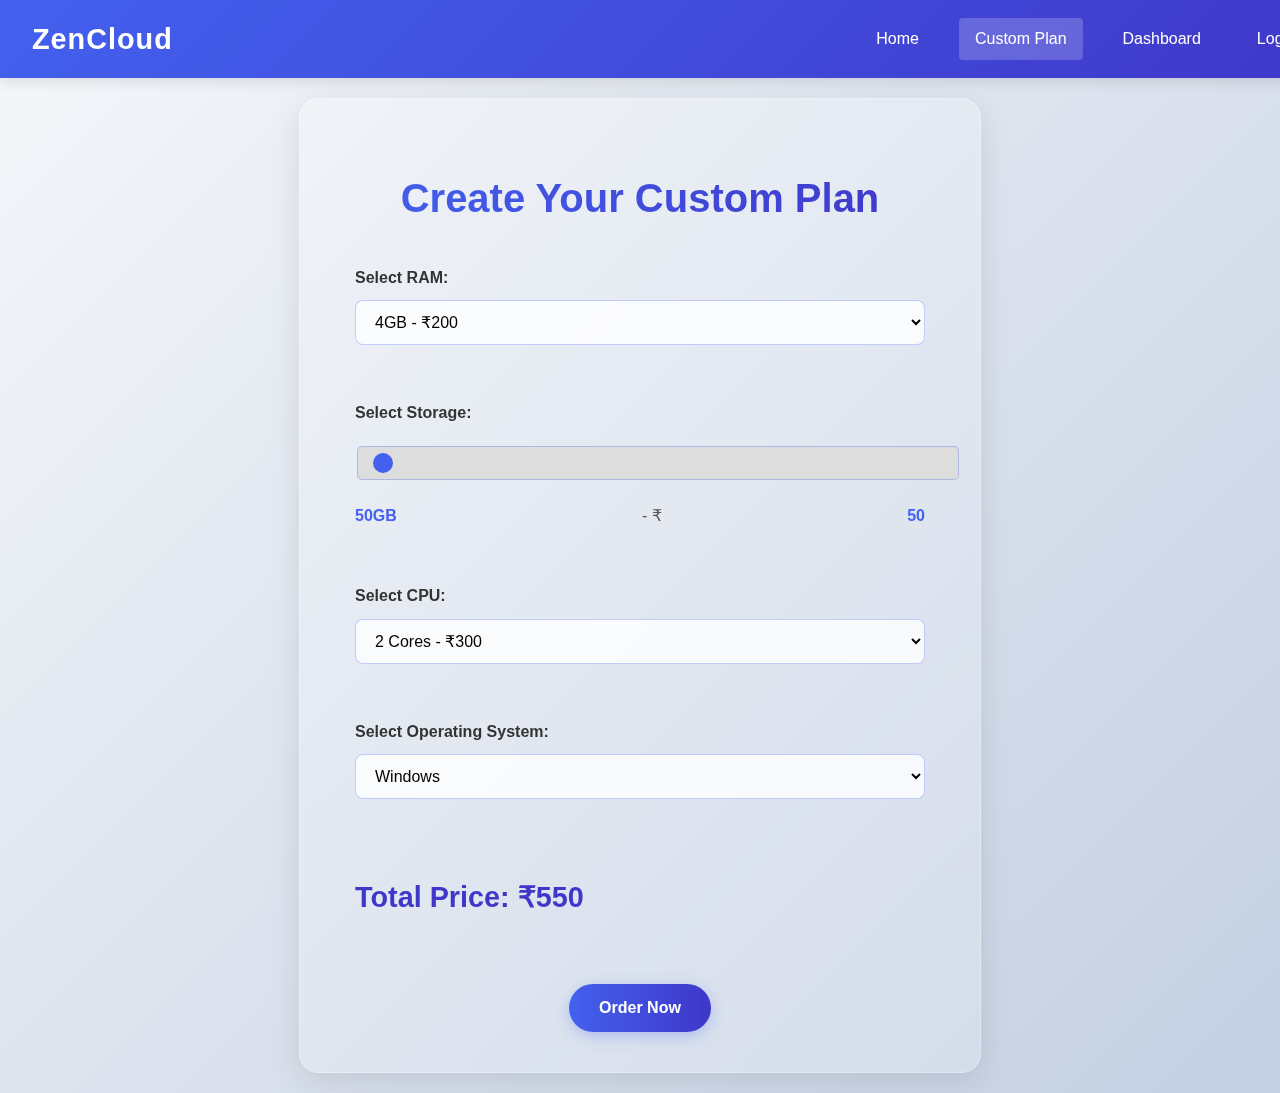
<file: ZenCloud-main/Frontend/custom.html>
<!DOCTYPE html>
<html lang="en">

<head>
    <meta charset="UTF-8">
    <meta name="viewport" content="width=device-width, initial-scale=1.0">
    <title>Custom Plan - ZenCloud</title>
    <link rel="stylesheet" href="styles.css">
    <link rel="stylesheet" href="custom.css">
</head>

<body>
    <!-- Navigation Bar -->
    <nav class="navbar">
        <div class="logo">ZenCloud</div>
        <div class="nav-links">
            <a href="index.html">Home</a>
            <a href="custom.html" class="active">Custom Plan</a>
            <a href="dashboard.html">Dashboard</a>
            <a id="auth-link" href="login.html">Login</a>
        </div>
        <div class="mobile-menu">
            <i class="fas fa-bars"></i>
        </div>
    </nav>

    <!-- Custom Plan Section -->
    <div class="custom-plan-container">
        <h1>Create Your Custom Plan</h1>
        <form id="custom-plan-form">
            <div class="form-group">
                <label for="ram">Select RAM:</label>
                <select id="ram">
                    <option value="4">4GB - ₹200</option>
                    <option value="8">8GB - ₹400</option>
                    <option value="16">16GB - ₹800</option>
                </select>
            </div>

            <div class="form-group">
                <label for="storage">Select Storage:</label>
                <input type="range" id="storage" min="50" max="500" step="50" value="50">
                <div class="slider-info">
                    <span id="storage-value">50GB</span> - ₹<span id="storage-price">50</span>
                </div>
            </div>

            <div class="form-group">
                <label for="cpu">Select CPU:</label>
                <select id="cpu">
                    <option value="2">2 Cores - ₹300</option>
                    <option value="4">4 Cores - ₹600</option>
                    <option value="8">8 Cores - ₹1200</option>
                </select>
            </div>

            <div class="form-group">
                <label for="os">Select Operating System:</label>
                <select id="os">
                    <option value="windows">Windows</option>
                    <option value="mac">Mac</option>
                    <option value="linux">Linux</option>
                </select>
            </div>

            <div class="form-group total-price">
                <h2>Total Price: ₹<span id="total-price">550</span></h2>
            </div>

            <button type="button" id="order-btn" class="order-btn">Order Now</button>
        </form>
    </div>

   <script src="/ZenCloud-main/Frontend/Backend/custom.js"></script>
</body>

</html>
</file>
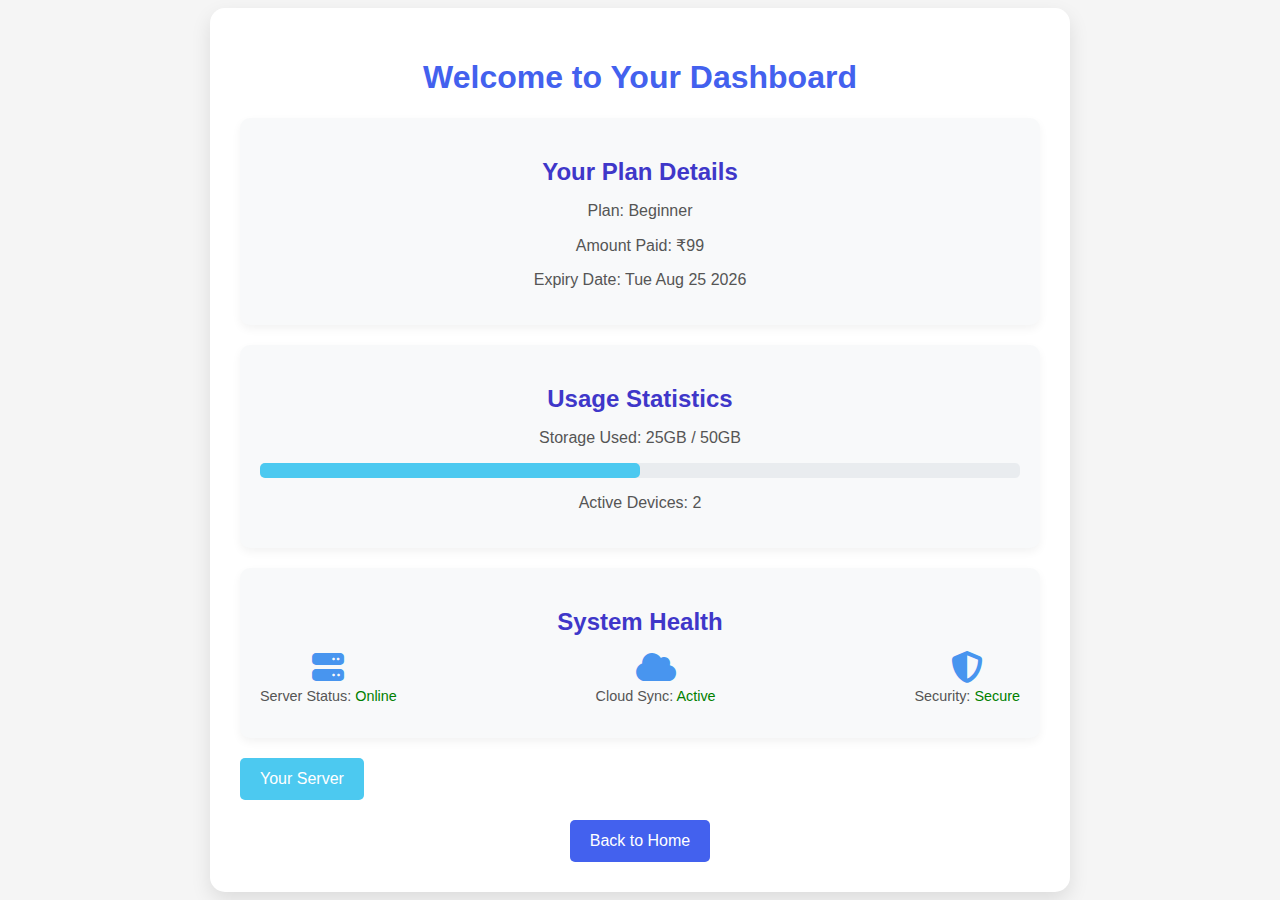
<file: ZenCloud-main/Frontend/dashboard.html>
<!DOCTYPE html>
<html lang="en">

<head>
    <meta charset="UTF-8">
    <meta name="viewport" content="width=device-width, initial-scale=1.0">
    <title>Dashboard - ZenCloud</title>
    <link rel="stylesheet" href="dashboard.css">
    <link href="https://cdnjs.cloudflare.com/ajax/libs/font-awesome/6.4.0/css/all.min.css" rel="stylesheet">
</head>

<body>
    <div class="dashboard-container">
        <div class="dashboard-header">
            <h1>Welcome to Your Dashboard</h1>
        </div>

        <div class="plan-details">
            <h2>Your Plan Details</h2>
            <p id="dashboard-plan">Plan: Beginner</p>
            <p id="dashboard-price">Amount Paid: ₹99</p>
            <p id="dashboard-expiry">Expiry Date: 30 Days from Purchase</p>
        </div>

        <div class="usage-stats">
            <h2>Usage Statistics</h2>
            <p>Storage Used: <span id="storage-used">25GB</span> / 50GB</p>
            <div class="progress-bar-container">
                <div class="progress-bar" id="storage-progress" style="width: 50%;"></div>
            </div>
            <p>Active Devices: <span id="active-devices">2</span></p>
        </div>

        <div class="system-health">
            <h2>System Health</h2>
            <div class="status">
                <div class="status-item">
                    <i class="fas fa-server"></i>
                    <p>Server Status: <span style="color: green;">Online</span></p>
                </div>
                <div class="status-item">
                    <i class="fas fa-cloud"></i>
                    <p>Cloud Sync: <span style="color: green;">Active</span></p>
                </div>
                <div class="status-item">
                    <i class="fas fa-shield-alt"></i>
                    <p>Security: <span style="color: green;">Secure</span></p>
                </div>
            </div>
        </div>

        <div class="server-section">
            <button id="your-server-btn" class="server-btn" style="display: none;">Your Server</button>
        </div>

        <button class="back-btn" onclick="window.location.href='index.html'">Back to Home</button>
    </div>

    <script src="/ZenCloud-main/Frontend/Backend/dashboard.js"></script>
</body>

</html>
</file>
<file: ZenCloud-main/Frontend/styles.css>
/* Base Styles */
:root {
  --primary: #4361ee;
  --secondary: #3f37c9;
  --accent: #4895ef;
  --light: #f8f9fa;
  --dark: #212529;
  --success: #4cc9f0;
  --warning: #f72585;
  --glass: rgba(255, 255, 255, 0.2);
  --glass-border: rgba(255, 255, 255, 0.3);
}

html {
  scroll-behavior: smooth;
}

body {
  font-family: "Poppins", sans-serif;
  margin: 0;
  padding: 0;
  color: var(--dark);
  background-color: var(--light);
  line-height: 1.6;
}

/* Navigation Bar Styles */
.navbar {
  background: linear-gradient(135deg, var(--primary), var(--secondary));
  color: white;
  padding: 1rem 2rem;
  display: flex;
  justify-content: space-between;
  align-items: center;
  box-shadow: 0 4px 12px rgba(0, 0, 0, 0.1);
  position: sticky;
  top: 0;
  z-index: 1000;
}

.logo {
  font-size: 1.8rem;
  font-weight: 700;
  letter-spacing: 1px;
}

.nav-links {
  display: flex;
  gap: 1.5rem;
}

.nav-links a {
  color: white;
  text-decoration: none;
  font-weight: 500;
  padding: 0.5rem 1rem;
  border-radius: 4px;
  transition: all 0.3s ease;
}

.nav-links a:hover {
  background: rgba(255, 255, 255, 0.1);
}

.nav-links a.active {
  background: rgba(255, 255, 255, 0.2);
}

.mobile-menu {
  display: none;
  font-size: 1.5rem;
  cursor: pointer;
}

/* Responsive Design for Navbar */
@media (max-width: 768px) {
  .nav-links {
    display: none;
  }

  .mobile-menu {
    display: block;
  }
}

/* Hero Section */
.hero {
  display: flex;
  align-items: center;
  justify-content: space-between;
  padding: 6rem 2rem;
  background: linear-gradient(135deg, #f5f7fa 0%, #c3cfe2 100%);
  position: relative;
  overflow: hidden;
}

.hero::before {
  content: "";
  position: absolute;
  top: -50%;
  left: -50%;
  width: 200%;
  height: 200%;
  background: radial-gradient(
    circle,
    rgba(255, 255, 255, 0.1) 0%,
    transparent 70%
  );
  animation: float 15s infinite linear;
  z-index: 0;
}

@keyframes float {
  0% {
    transform: translate(0, 0);
  }
  25% {
    transform: translate(5%, 5%);
  }
  50% {
    transform: translate(10%, 0);
  }
  75% {
    transform: translate(5%, -5%);
  }
  100% {
    transform: translate(0, 0);
  }
}

.hero-content {
  flex: 1;
  max-width: 600px;
}

.hero h1 {
  font-size: 3rem;
  margin-bottom: 1.5rem;
  line-height: 1.2;
  color: var(--dark);
}

.hero p {
  font-size: 1.2rem;
  margin-bottom: 2rem;
  color: #555;
}

.cta-button {
  display: inline-block;
  background: var(--primary);
  color: white;
  padding: 0.8rem 2rem;
  border-radius: 50px;
  text-decoration: none;
  font-weight: 600;
  transition: all 0.3s ease;
  box-shadow: 0 4px 15px rgba(67, 97, 238, 0.3);
  cursor: pointer; /* Ensure the button has a pointer cursor */
  position: relative; /* Ensure proper stacking context */
  z-index: 1; /* Ensure it is above other elements */
}

.cta-button:hover {
  background: var(--secondary);
  transform: translateY(-3px);
  box-shadow: 0 6px 20px rgba(67, 97, 238, 0.4);
}

.hero-image {
  flex: 1;
  text-align: center;
}

.hero-image img {
  max-width: 100%;
  height: auto;
}

/* Features Section */
.features {
  padding: 5rem 2rem;
  background: white;
}

.features h2 {
  text-align: center;
  font-size: 2.5rem;
  margin-bottom: 3rem;
  color: var(--dark);
}

.feature-grid {
  display: grid;
  grid-template-columns: repeat(auto-fit, minmax(250px, 1fr));
  gap: 2rem;
  max-width: 1200px;
  margin: 0 auto;
}

.feature-card {
  background: var(--glass);
  backdrop-filter: blur(10px);
  border: 1px solid var(--glass-border);
  border-radius: 15px;
  padding: 2rem;
  text-align: center;
  box-shadow: 0 8px 32px rgba(0, 0, 0, 0.1);
  transition: all 0.4s cubic-bezier(0.175, 0.885, 0.32, 1.275);
  position: relative;
  overflow: hidden;
}

.feature-card::before {
  content: "";
  position: absolute;
  top: 0;
  left: 0;
  width: 100%;
  height: 100%;
  background: linear-gradient(
    45deg,
    transparent,
    rgba(255, 255, 255, 0.1),
    transparent
  );
  transform: translateX(-100%);
  transition: transform 0.6s ease;
}

.feature-card:hover {
  transform: translateY(-10px) scale(1.02);
  box-shadow: 0 20px 40px rgba(0, 0, 0, 0.15);
}

.feature-card:hover::before {
  transform: translateX(100%);
}

.feature-card i {
  font-size: 2.5rem;
  color: var(--primary);
  margin-bottom: 1.5rem;
}

.feature-card h3 {
  font-size: 1.5rem;
  margin-bottom: 1rem;
}

.feature-card p {
  color: #666;
}

/* Pricing Section */
.container {
  max-width: 1200px;
  margin: 0 auto;
  padding: 5rem 2rem;
}

.plans {
  display: grid;
  grid-template-columns: repeat(auto-fit, minmax(300px, 1fr));
  gap: 2rem;
  margin-top: 3rem;
}

.plan-card {
  background: var(--glass);
  backdrop-filter: blur(10px);
  border: 1px solid var(--glass-border);
  border-radius: 15px;
  padding: 2.5rem;
  box-shadow: 0 8px 32px rgba(0, 0, 0, 0.1);
  transition: all 0.4s cubic-bezier(0.175, 0.885, 0.32, 1.275);
  position: relative;
  overflow: hidden;
}

.plan-card::after {
  content: "";
  position: absolute;
  bottom: 0;
  left: 0;
  width: 100%;
  height: 5px;
  background: linear-gradient(90deg, var(--primary), var(--accent));
  transform: scaleX(0);
  transform-origin: left;
  transition: transform 0.4s ease;
}

.plan-card:hover {
  transform: translateY(-8px) scale(1.02);
  box-shadow: 0 20px 40px rgba(0, 0, 0, 0.15);
}

.plan-card:hover::after {
  transform: scaleX(1);
}

.plan-card.popular {
  border: 2px solid var(--primary);
}

.popular-badge {
  position: absolute;
  top: -15px;
  right: 20px;
  background: var(--primary);
  color: white;
  padding: 0.3rem 1rem;
  border-radius: 50px;
  font-size: 0.8rem;
  font-weight: 600;
}

.plan-card h2 {
  font-size: 1.8rem;
  margin-bottom: 1rem;
  color: var(--dark);
}

.price {
  font-size: 2rem;
  font-weight: 700;
  color: var(--primary);
  margin: 1.5rem 0;
}

.plan-card ul {
  list-style: none;
  padding: 0;
  margin: 2rem 0;
}

.plan-card li {
  padding: 0.8rem 0;
  border-bottom: 1px solid #eee;
  display: flex;
  align-items: center;
  gap: 0.5rem;
}

.plan-card li i {
  color: var(--primary);
}

.select-btn {
  background: var(--primary);
  color: white;
  border: none;
  padding: 1rem 2rem;
  border-radius: 50px;
  font-size: 1rem;
  font-weight: 600;
  cursor: pointer;
  width: 100%;
  transition: all 0.3s ease;
}

.select-btn:hover {
  background: var(--secondary);
  transform: translateY(-3px);
  box-shadow: 0 5px 15px rgba(67, 97, 238, 0.3);
}

/* Testimonials Section */
.testimonials {
  padding: 5rem 2rem;
  background: linear-gradient(135deg, #f5f7fa 0%, #c3cfe2 100%);
}

.testimonials h2 {
  text-align: center;
  font-size: 2.5rem;
  margin-bottom: 3rem;
  color: var(--dark);
}

.testimonial-grid {
  display: grid;
  grid-template-columns: repeat(auto-fit, minmax(300px, 1fr));
  gap: 2rem;
  max-width: 1200px;
  margin: 0 auto;
}

.testimonial-card {
  background: white;
  border-radius: 10px;
  padding: 2rem;
  box-shadow: 0 5px 15px rgba(0, 0, 0, 0.05);
}

.quote {
  font-style: italic;
  margin-bottom: 1rem;
  color: #555;
}

.author {
  font-weight: 600;
  color: var(--dark);
}

/* Try Now Section */
.try-now {
  padding: 4rem 2rem;
  background: linear-gradient(135deg, #f5f7fa, #c3cfe2);
  text-align: center;
}

.try-now-content h2 {
  font-size: 2rem;
  color: #4361ee;
  margin-bottom: 1rem;
}

.try-now-content p {
  font-size: 1.2rem;
  color: #555;
  margin-bottom: 2rem;
}

.try-now-button {
  display: inline-block;
  background: #4361ee;
  color: white;
  padding: 0.8rem 2rem;
  border-radius: 50px;
  text-decoration: none;
  font-weight: 600;
  transition: all 0.3s ease;
  box-shadow: 0 4px 15px rgba(67, 97, 238, 0.3);
}

.try-now-button:hover {
  background: #3f37c9;
  transform: translateY(-3px);
  box-shadow: 0 6px 20px rgba(67, 97, 238, 0.4);
}

/* Footer */
footer {
  background: var(--dark);
  color: white;
  padding: 3rem 2rem 1rem;
}

.footer-content {
  display: grid;
  grid-template-columns: repeat(auto-fit, minmax(200px, 1fr));
  gap: 2rem;
  max-width: 1200px;
  margin: 0 auto;
}

.footer-section h3 {
  font-size: 1.3rem;
  margin-bottom: 1.5rem;
  position: relative;
  padding-bottom: 0.5rem;
}

.footer-section h3::after {
  content: "";
  position: absolute;
  left: 0;
  bottom: 0;
  width: 50px;
  height: 2px;
  background: var(--primary);
}

.footer-section p,
.footer-section a {
  color: #bbb;
  margin-bottom: 0.8rem;
  display: block;
  text-decoration: none;
  transition: color 0.3s;
}

.footer-section a:hover {
  color: white;
}

.social-icons {
  display: flex;
  gap: 1rem;
}

.social-icons a {
  color: white;
  font-size: 1.2rem;
  transition: all 0.3s;
}

.social-icons a:hover {
  color: var(--primary);
  transform: translateY(-3px);
}

.copyright {
  text-align: center;
  padding-top: 2rem;
  margin-top: 2rem;
  border-top: 1px solid #444;
  color: #bbb;
  font-size: 0.9rem;
}

/* Responsive Design */
@media (max-width: 768px) {
  .hero {
    flex-direction: column;
    text-align: center;
  }

  .hero-content {
    margin-bottom: 2rem;
  }

  .nav-links {
    display: none;
  }

  .mobile-menu {
    display: block;
  }
}
</file>
<file: ZenCloud-main/Frontend/custom.css>
body {
  font-family: "Poppins", sans-serif;
  background: linear-gradient(135deg, #f5f7fa, #c3cfe2);
  margin: 0;
  padding: 0;
  display: flex;
  flex-direction: column;
  min-height: 100vh;
}

.navbar {
  width: 100%;
}

.custom-plan-container {
  background: rgba(255, 255, 255, 0.2);
  backdrop-filter: blur(10px);
  border: 1px solid rgba(255, 255, 255, 0.3);
  border-radius: 20px;
  box-shadow: 0 8px 32px rgba(0, 0, 0, 0.1);
  padding: 40px;
  width: 90%;
  max-width: 600px;
  margin: 20px auto;
  text-align: center;
  animation: fadeIn 0.5s ease-in-out;
  position: relative;
  overflow: hidden;
  flex: 1;
  display: flex;
  flex-direction: column;
  justify-content: center;
}

.custom-plan-container::before {
  content: "";
  position: absolute;
  top: 0;
  left: 0;
  width: 100%;
  height: 100%;
  background: linear-gradient(
    45deg,
    transparent,
    rgba(255, 255, 255, 0.1),
    transparent
  );
  transform: translateX(-100%);
  transition: transform 0.6s ease;
}

.custom-plan-container:hover::before {
  transform: translateX(100%);
}

h1 {
  font-size: 2.5rem;
  color: #4361ee;
  margin-bottom: 20px;
  background: linear-gradient(90deg, #4361ee, #3f37c9);
  -webkit-background-clip: text;
  background-clip: text;
  color: transparent;
  display: inline-block;
}

.form-group {
  margin-bottom: 25px;
  text-align: left;
  position: relative;
  padding: 15px;
  border-radius: 10px;
  transition: all 0.3s ease;
}

.form-group:hover {
  background: rgba(255, 255, 255, 0.1);
}

label {
  display: block;
  margin-bottom: 10px;
  font-weight: bold;
  color: #333;
}

select,
input[type="range"] {
  width: 100%;
  padding: 12px 15px;
  border: 1px solid rgba(67, 97, 238, 0.3);
  border-radius: 8px;
  font-size: 16px;
  transition: all 0.3s ease;
  background: rgba(255, 255, 255, 0.8);
}

select:focus,
input[type="range"]:focus {
  border-color: #4361ee;
  outline: none;
  box-shadow: 0 0 0 3px rgba(67, 97, 238, 0.2);
}

#os {
  width: 100%;
  padding: 12px 15px;
  border: 1px solid rgba(67, 97, 238, 0.3);
  border-radius: 8px;
  font-size: 16px;
  background: rgba(255, 255, 255, 0.8);
  transition: all 0.3s ease;
}

#os:focus {
  border-color: #4361ee;
  outline: none;
  box-shadow: 0 0 0 3px rgba(67, 97, 238, 0.2);
}

.slider-info {
  margin-top: 15px;
  font-size: 1rem;
  color: #555;
  display: flex;
  justify-content: space-between;
  align-items: center;
}

input[type="range"] {
  -webkit-appearance: none;
  height: 8px;
  background: #ddd;
  border-radius: 5px;
  margin-top: 10px;
}

input[type="range"]::-webkit-slider-thumb {
  -webkit-appearance: none;
  width: 20px;
  height: 20px;
  background: #4361ee;
  border-radius: 50%;
  cursor: pointer;
  transition: all 0.2s ease;
}

input[type="range"]::-webkit-slider-thumb:hover {
  transform: scale(1.2);
  background: #3f37c9;
}

#storage-value,
#storage-price {
  font-weight: bold;
  color: #4361ee;
}

.total-price h2 {
  color: #3f37c9;
  font-size: 1.8rem;
  margin-top: 20px;
}

.order-btn {
  background: linear-gradient(90deg, #4361ee, #3f37c9);
  color: white;
  border: none;
  padding: 15px 30px;
  border-radius: 50px;
  font-size: 16px;
  font-weight: 600;
  cursor: pointer;
  transition: all 0.4s cubic-bezier(0.175, 0.885, 0.32, 1.275);
  box-shadow: 0 4px 15px rgba(67, 97, 238, 0.3);
  position: relative;
  overflow: hidden;
}

.order-btn::before {
  content: "";
  position: absolute;
  top: 0;
  left: 0;
  width: 100%;
  height: 100%;
  background: linear-gradient(90deg, #3f37c9, #4361ee);
  opacity: 0;
  transition: opacity 0.3s ease;
}

.order-btn:hover {
  transform: translateY(-3px) scale(1.05);
  box-shadow: 0 8px 25px rgba(67, 97, 238, 0.4);
}

.order-btn:hover::before {
  opacity: 1;
}

.order-btn span {
  position: relative;
  z-index: 1;
}

@keyframes fadeIn {
  from {
    opacity: 0;
    transform: translateY(20px) scale(0.95);
  }
  to {
    opacity: 1;
    transform: translateY(0) scale(1);
  }
}

/* Price calculation animation */
.total-price {
  animation: pulse 2s infinite;
}

@keyframes pulse {
  0% {
    transform: scale(1);
  }
  50% {
    transform: scale(1.05);
  }
  100% {
    transform: scale(1);
  }
}
</file>
<file: ZenCloud-main/Frontend/dashboard.css>
body {
  font-family: "Poppins", sans-serif;
  background-color: #f5f5f5;
  margin: 0;
  padding: 0;
  display: flex;
  justify-content: center;
  align-items: center;
  min-height: 100vh;
}

.dashboard-container {
  background-color: white;
  border-radius: 15px;
  box-shadow: 0 8px 20px rgba(0, 0, 0, 0.1);
  padding: 30px;
  width: 90%;
  max-width: 800px;
  text-align: center;
  animation: fadeIn 0.5s ease-in-out;
}

.dashboard-header {
  margin-bottom: 20px;
}

.dashboard-header h1 {
  font-size: 2rem;
  color: #4361ee;
}

.plan-details,
.usage-stats,
.system-health {
  margin: 20px 0;
  padding: 20px;
  border-radius: 10px;
  background-color: #f8f9fa;
  box-shadow: 0 4px 10px rgba(0, 0, 0, 0.05);
  transition: transform 0.3s ease, box-shadow 0.3s ease;
}

.plan-details:hover,
.usage-stats:hover,
.system-health:hover {
  transform: translateY(-5px);
  box-shadow: 0 8px 20px rgba(0, 0, 0, 0.1);
}

.plan-details h2,
.usage-stats h2,
.system-health h2 {
  font-size: 1.5rem;
  color: #3f37c9;
  margin-bottom: 15px;
}

.plan-details p,
.usage-stats p,
.system-health p {
  font-size: 1rem;
  color: #555;
}

.progress-bar-container {
  margin: 15px 0;
  background: #e9ecef;
  border-radius: 5px;
  height: 15px;
  position: relative;
}

.progress-bar {
  position: absolute;
  top: 0;
  left: 0;
  height: 100%;
  background: #4cc9f0;
  border-radius: 5px;
  transition: width 0.5s ease;
}

.system-health .status {
  display: flex;
  justify-content: space-between;
  margin-top: 10px;
}

.status-item {
  text-align: center;
}

.status-item i {
  font-size: 2rem;
  color: #4895ef;
}

.status-item p {
  margin-top: 5px;
  font-size: 0.9rem;
  color: #555;
}

.back-btn {
  background-color: #4361ee;
  color: white;
  border: none;
  padding: 12px 20px;
  border-radius: 5px;
  font-size: 16px;
  cursor: pointer;
  margin-top: 20px;
  transition: background-color 0.3s;
}

.back-btn:hover {
  background-color: #3a56d4;
}

.server-btn {
  background-color: #4cc9f0;
  color: white;
  border: none;
  padding: 12px 20px;
  border-radius: 5px;
  font-size: 16px;
  cursor: pointer;
  margin-top: 20px;
  transition: background-color 0.3s;
}

.server-btn:hover {
  background-color: #4895ef;
}

@keyframes fadeIn {
  from {
    opacity: 0;
    transform: translateY(20px);
  }
  to {
    opacity: 1;
    transform: translateY(0);
  }
}
</file>
